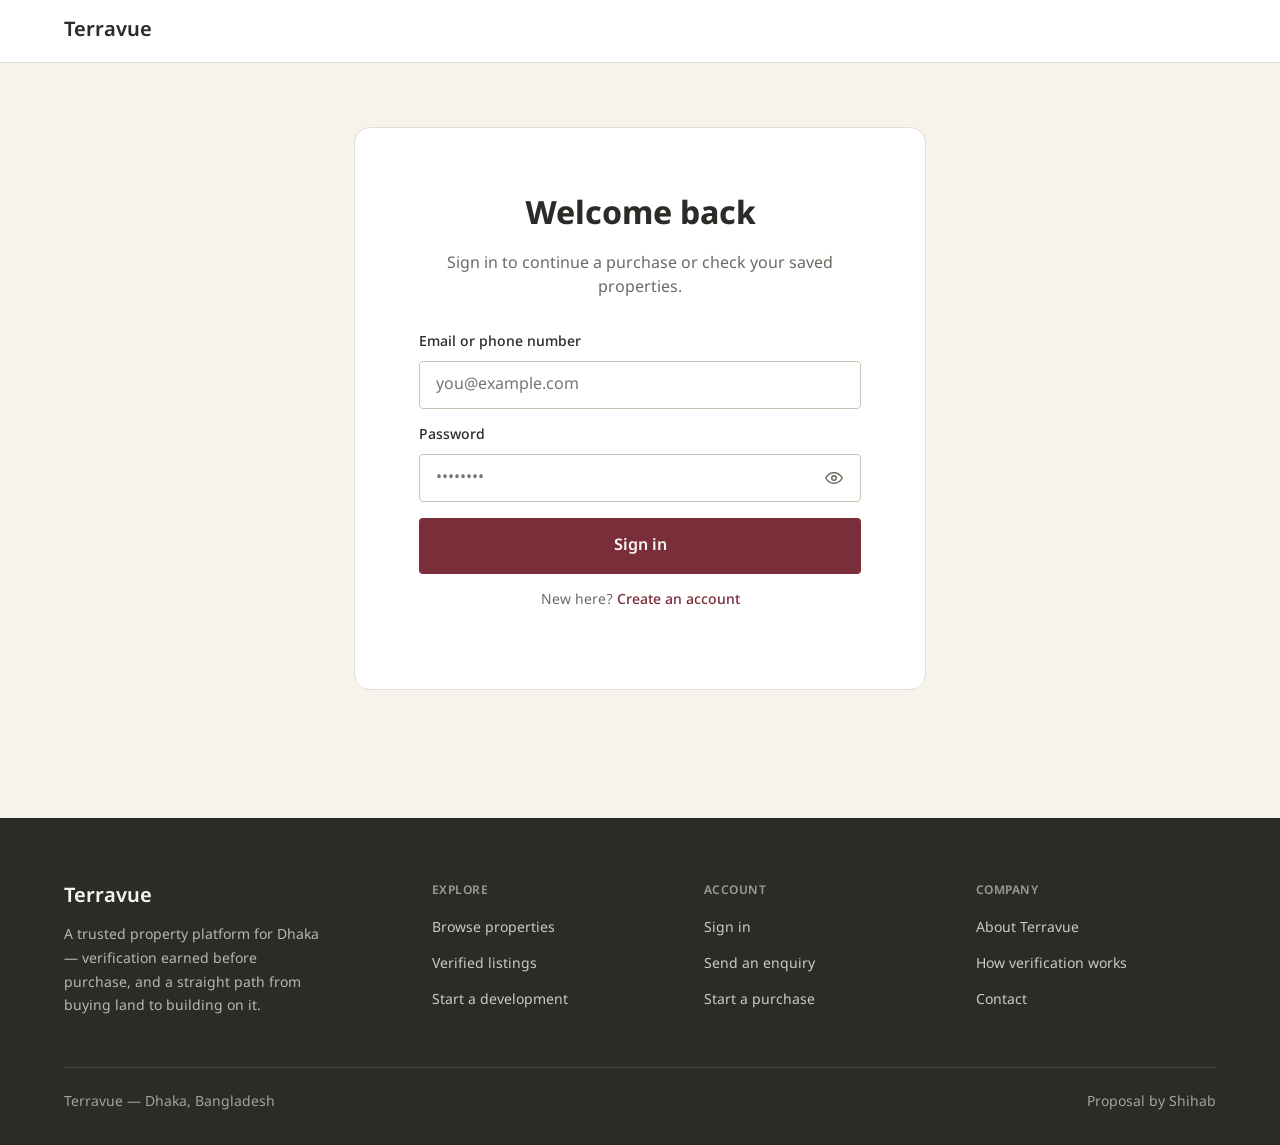
<file: login.html>
<!DOCTYPE html>
<html lang="en">
<head>
<meta charset="UTF-8">
<meta name="viewport" content="width=device-width, initial-scale=1.0">
<title>Sign in — Terravue</title>
<link rel="preconnect" href="https://fonts.googleapis.com">
<link rel="preconnect" href="https://fonts.gstatic.com" crossorigin>
<link href="https://fonts.googleapis.com/css2?family=Fraunces:opsz,wght@9..144,600&family=Inter:wght@400;500;600&display=swap" rel="stylesheet">
  <link href="https://fonts.googleapis.com/css2?family=Noto+Sans+Bengali:wght@400;600&text=%E0%A7%B3&display=swap" rel="stylesheet">
<link rel="stylesheet" href="styles.css">
<style>
  .auth-wrap { max-width: 620px; margin: var(--spacing-64) auto; padding: 0 var(--spacing-24); }
  .auth-card { background: var(--color-surface); border: 1px solid var(--color-border); border-radius: var(--radius-lg); padding: var(--spacing-64) var(--spacing-64); }
  .auth-title { font-family: var(--font-heading); font-size: var(--text-3xl); margin: 0 0 var(--spacing-12); text-align: center; }
  .auth-sub { text-align: center; color: var(--color-text-secondary); font-size: var(--text-base); margin: 0 0 var(--spacing-32); }
  .auth-foot { text-align: center; font-size: var(--text-sm); margin-top: var(--spacing-16); color: var(--color-text-secondary); }
  .pw-wrap { position: relative; }
  .pw-wrap input { padding-right: var(--spacing-48) !important; }
  .pw-toggle { position: absolute; right: var(--spacing-12); top: 50%; transform: translateY(-50%); background: none; border: none; cursor: pointer; color: var(--color-text-muted); }
  @media (max-width: 640px) {
    .auth-card { padding: var(--spacing-32) var(--spacing-24); }
  }
</style>
</head>
<body>
  <header class="site-header">
    <div class="container"><a href="index.html" class="wordmark">Terravue</a></div>
  </header>
  <main>
    <div class="auth-wrap">
      <div class="auth-card">
        <h1 class="auth-title">Welcome back</h1>
        <p class="auth-sub">Sign in to continue a purchase or check your saved properties.</p>
        <div class="field">
          <label for="email">Email or phone number</label>
          <input type="text" id="email" placeholder="you@example.com">
        </div>
        <div class="field">
          <label for="pw">Password</label>
          <div class="pw-wrap">
            <input type="password" id="pw" placeholder="••••••••">
            <button class="pw-toggle" type="button" aria-label="Show password" onclick="const i=document.getElementById('pw'); i.type = i.type==='password' ? 'text' : 'password';">
              <svg width="18" height="18" viewBox="0 0 24 24" fill="none" stroke="currentColor" stroke-width="2"><path d="M1 12s4-7 11-7 11 7 11 7-4 7-11 7-11-7-11-7z"/><circle cx="12" cy="12" r="3"/></svg>
            </button>
          </div>
        </div>
        <a class="btn btn-primary btn-block" href="explore.html">Sign in</a>
        <p class="auth-foot">New here? <a href="#" style="color:var(--color-accent); font-weight:var(--font-medium);">Create an account</a></p>
      </div>
    </div>
  </main>
    <footer class="site-footer">
    <div class="container">
      <div class="footer-grid">
        <div class="footer-brand">
          <a href="index.html" class="wordmark">Terravue</a>
          <p class="footer-tagline">A trusted property platform for Dhaka — verification earned before purchase, and a straight path from buying land to building on it.</p>
        </div>
        <div class="footer-col">
          <h4>Explore</h4>
          <ul>
            <li><a href="explore.html">Browse properties</a></li>
            <li><a href="explore.html">Verified listings</a></li>
            <li><a href="#development">Start a development</a></li>
          </ul>
        </div>
        <div class="footer-col">
          <h4>Account</h4>
          <ul>
            <li><a href="login.html">Sign in</a></li>
            <li><a href="enquiry.html">Send an enquiry</a></li>
            <li><a href="purchase-review.html">Start a purchase</a></li>
          </ul>
        </div>
        <div class="footer-col">
          <h4>Company</h4>
          <ul>
            <li><a href="#">About Terravue</a></li>
            <li><a href="trust.html">How verification works</a></li>
            <li><a href="#">Contact</a></li>
          </ul>
        </div>
      </div>
      <div class="footer-bottom">
        <p>Terravue — Dhaka, Bangladesh</p>
        <p>Proposal by Shihab</p>
      </div>
    </div>
  </footer>
</body>
</html>
</file>
<file: styles.css>
/* ===== Terravue — shared stylesheet ===== */
/* Source: tokens-1-color.md, tokens-2-typography.md, tokens-3-spacing-shape.md, components.md */

:root {
  --color-primary: #2B2B28;
  --color-primary-hover: #1A1A18;
  --color-secondary: #6B6A63;
  --color-accent: #7A2E3A;
  --color-accent-hover: #5E212A;

  --color-verified: #1E7A5C;
  --color-verified-bg: #E7F3EE;
  --color-pending: #7D5F15;
  --color-pending-bg: #FBF4E3;

  --color-error: #B3402D;
  --color-error-bg: #FBEAE7;
  --color-warning: #8A6D1D;
  --color-warning-bg: #FBF4E3;
  --color-success: #1E7A5C;
  --color-success-bg: #E7F3EE;
  --color-info: #4C6478;
  --color-info-bg: #E8EDF0;

  --color-background: #F7F3EC;
  --color-surface: #FFFFFF;
  --color-border: #E2DFD5;
  --color-border-strong: #C9C4B4;
  --color-text-primary: #2B2B28;
  --color-text-secondary: #6B6A63;
  --color-text-muted: #6E6B60;
  --color-text-on-dark: #F7F3EC;

  /* Noto Sans Bengali is loaded as the ৳ glyph only, so every other character falls through */
  --font-heading: 'Noto Sans Bengali', 'Fraunces', Georgia, serif;
  --font-body: 'Noto Sans Bengali', 'Inter', system-ui, sans-serif;
  --text-display: clamp(2rem, 1.1rem + 3.8vw, 4.5rem);
  --text-xs: 0.75rem;
  --text-sm: 0.875rem;
  --text-base: 1rem;
  --text-lg: 1.125rem;
  --text-xl: 1.25rem;
  --text-2xl: 1.5rem;
  --text-3xl: 2rem;
  --font-regular: 400;
  --font-medium: 500;
  --font-semibold: 600;
  --leading-tight: 1.2;
  --leading-normal: 1.5;
  --leading-relaxed: 1.7;

  --spacing-4: 4px;
  --spacing-8: 8px;
  --spacing-12: 12px;
  --spacing-16: 16px;
  --spacing-24: 24px;
  --spacing-32: 32px;
  --spacing-48: 48px;
  --spacing-64: 64px;

  --radius-sm: 4px;
  --radius-md: 8px;
  --radius-lg: 16px;
  --radius-full: 9999px;

  --shadow-subtle: 0 1px 2px rgba(43, 43, 40, 0.06);
  --shadow-medium: 0 4px 12px rgba(43, 43, 40, 0.10);

  --focus-ring: 0 0 0 3px rgba(122, 46, 58, 0.35);
}

@media (prefers-color-scheme: dark) {
  :root {
    --color-background: #1C1B18;
    --color-surface: #242320;
    --color-border: #33322D;
    --color-border-strong: #47453D;
    --color-text-primary: #F2F0EA;
    --color-text-secondary: #B0AEA4;
    --color-text-muted: #8D8A7E;

    --color-verified: #6FCF9E;
    --color-verified-bg: #1B3229;
    --color-pending: #E0B85C;
    --color-pending-bg: #332A16;
    --color-error: #E08D7C;
    --color-error-bg: #33221D;
    --color-warning: #E0B85C;
    --color-warning-bg: #332A16;
    --color-success: #6FCF9E;
    --color-success-bg: #1B3229;
    --color-info: #9DB2C4;
    --color-info-bg: #202A32;
  }
}

* { box-sizing: border-box; }
html { scroll-behavior: smooth; height: 100%; }
body {
  margin: 0;
  min-height: 100vh;
  display: flex;
  flex-direction: column;
  font-family: var(--font-body);
  background: var(--color-background);
  color: var(--color-text-primary);
  line-height: var(--leading-normal);
}
body > main { flex: 1 0 auto; display: flex; flex-direction: column; justify-content: center; width: 100%; padding-bottom: var(--spacing-64); }
body > .site-footer { flex-shrink: 0; }
img, svg { display: block; max-width: 100%; }
a { color: inherit; text-decoration: none; }

a:focus-visible, button:focus-visible, input:focus-visible, select:focus-visible, textarea:focus-visible, .nav-link:focus-visible {
  outline: none;
  box-shadow: var(--focus-ring);
  border-radius: var(--radius-sm);
}

.sr-only {
  position: absolute; width: 1px; height: 1px; padding: 0; margin: -1px;
  overflow: hidden; clip: rect(0,0,0,0); white-space: nowrap; border: 0;
}

.container { max-width: 1200px; margin: 0 auto; padding: 0 var(--spacing-24); }
.container-narrow { max-width: 720px; margin: 0 auto; padding: 0 var(--spacing-24); }

/* ===== Header / nav ===== */
.site-header { background: var(--color-surface); border-bottom: 1px solid var(--color-border); position: sticky; top: 0; z-index: 20; }
.site-header .container { position: relative; display: flex; align-items: center; justify-content: space-between; padding-top: var(--spacing-16); padding-bottom: var(--spacing-16); }
.wordmark { font-family: var(--font-heading); font-weight: var(--font-semibold); font-size: var(--text-xl); color: var(--color-text-primary); }
.nav-links { display: flex; align-items: center; gap: var(--spacing-32); }
.nav-menu { display: flex; align-items: center; gap: var(--spacing-32); }
.nav-link { font-size: var(--text-sm); font-weight: var(--font-medium); color: var(--color-text-secondary); padding: var(--spacing-4); }
.nav-link:hover, .nav-link.active { color: var(--color-text-primary); }
.btn-signin { background: var(--color-primary); color: var(--color-text-on-dark); font-size: var(--text-sm); font-weight: var(--font-semibold); padding: var(--spacing-8) var(--spacing-16); border-radius: var(--radius-sm); min-height: 44px; display: inline-flex; align-items: center; }
.btn-signin:hover { background: var(--color-primary-hover); }
.nav-toggle-input { display: none; }
.nav-toggle-label { display: none; cursor: pointer; min-width: 44px; min-height: 44px; align-items: center; justify-content: center; }
.nav-toggle-label svg { width: 22px; height: 22px; }

/* ===== Buttons ===== */
.btn {
  display: inline-flex; align-items: center; justify-content: center; gap: var(--spacing-8);
  font-family: var(--font-body); font-weight: var(--font-semibold); font-size: var(--text-base);
  padding: var(--spacing-16) var(--spacing-24); border-radius: var(--radius-sm);
  min-height: 44px; border: none; cursor: pointer; transition: background-color 150ms ease;
}
.btn-primary { background: var(--color-accent); color: var(--color-text-on-dark); }
.btn-primary:hover { background: var(--color-accent-hover); }
.btn-primary:active { background: var(--color-accent-hover); transform: translateY(1px); }
.btn-secondary { background: transparent; color: var(--color-text-primary); border: 1px solid var(--color-border-strong); }
.btn-secondary:hover { background: var(--color-surface); }
.btn-dark { background: var(--color-primary); color: var(--color-text-on-dark); }
.btn-dark:hover { background: var(--color-primary-hover); }
.btn:disabled { background: var(--color-border-strong); color: var(--color-text-muted); cursor: not-allowed; }
.btn-sm { padding: var(--spacing-8) var(--spacing-16); min-height: 36px; font-size: var(--text-sm); }
.btn-block { width: 100%; }

/* ===== Badges ===== */
.badge { display: inline-flex; align-items: center; gap: var(--spacing-4); font-size: var(--text-xs); font-weight: var(--font-semibold); padding: var(--spacing-4) var(--spacing-12); border-radius: var(--radius-full); }
.badge-verified { background: var(--color-verified-bg); color: var(--color-verified); }
.badge-pending { background: var(--color-pending-bg); color: var(--color-pending); }
.badge svg { width: 12px; height: 12px; }

/* ===== Status banners ===== */
.banner { display: flex; gap: var(--spacing-12); align-items: flex-start; padding: var(--spacing-16); border-radius: var(--radius-md); border: 1px solid; }
.banner svg { width: 20px; height: 20px; flex-shrink: 0; margin-top: 2px; }
.banner-title { font-weight: var(--font-semibold); font-size: var(--text-sm); margin: 0 0 var(--spacing-4); }
.banner-body { font-size: var(--text-sm); margin: 0; }
.banner-info { background: var(--color-info-bg); border-color: transparent; color: var(--color-info); }
.banner-warning { background: var(--color-warning-bg); border-color: transparent; color: var(--color-warning); }
.banner-error { background: var(--color-error-bg); border-color: transparent; color: var(--color-error); }
.banner-success { background: var(--color-success-bg); border-color: transparent; color: var(--color-success); }

/* ===== Forms ===== */
.field { display: flex; flex-direction: column; gap: var(--spacing-8); margin-bottom: var(--spacing-16); }
.field label { font-size: var(--text-sm); font-weight: var(--font-medium); color: var(--color-text-primary); }
.field-hint { font-size: var(--text-xs); color: var(--color-text-muted); }
.field input, .field select, .field textarea {
  width: 100%;
  font-family: var(--font-body); font-size: var(--text-base); color: var(--color-text-primary);
  background: var(--color-surface); border: 1px solid var(--color-border-strong); border-radius: var(--radius-sm);
  padding: var(--spacing-12) var(--spacing-16); min-height: 44px;
}
.field input:focus, .field select:focus, .field textarea:focus { border-color: var(--color-accent); }
.field.has-error input, .field.has-error select, .field.has-error textarea { border-color: var(--color-error); }
.field-error { font-size: var(--text-xs); color: var(--color-error); }
.radio-card { display: flex; align-items: center; gap: var(--spacing-12); border: 1px solid var(--color-border-strong); border-radius: var(--radius-md); padding: var(--spacing-16); cursor: pointer; }
.radio-card:has(input:checked) { border-color: var(--color-accent); background: var(--color-surface); box-shadow: var(--shadow-subtle); }
.radio-card input { width: 18px; height: 18px; accent-color: var(--color-accent); }

/* ===== Cards ===== */
.property-card { background: var(--color-surface); border: 1px solid var(--color-border); border-radius: var(--radius-md); overflow: hidden; display: flex; flex-direction: column; transition: box-shadow 150ms ease; }
.property-card:hover { box-shadow: var(--shadow-medium); }
.property-card-image { position: relative; aspect-ratio: 4/3; overflow: hidden; }
.property-card-image img { width: 100%; height: 100%; object-fit: cover; }
.property-card .badge { position: absolute; left: var(--spacing-12); bottom: var(--spacing-12); }
.save-toggle { position: absolute; right: var(--spacing-8); top: var(--spacing-8); width: 44px; height: 44px; border-radius: var(--radius-full); background: rgba(255,255,255,0.92); display: flex; align-items: center; justify-content: center; border: none; cursor: pointer; }
.save-toggle svg { width: 18px; height: 18px; color: var(--color-primary); transition: color 150ms ease, transform 150ms ease; }
.save-toggle.saved svg { fill: var(--color-accent); stroke: var(--color-accent); transform: scale(1.08); }

/* ===== Summary row — property recap used throughout the purchase + enquiry flow ===== */
.summary-row { display: flex; gap: var(--spacing-16); align-items: center; padding: var(--spacing-16); border: 1px solid var(--color-border); border-radius: var(--radius-md); background: var(--color-surface); margin: var(--spacing-16) 0; text-align: left; }
.summary-row img { width: 88px; height: 66px; object-fit: cover; border-radius: var(--radius-sm); flex-shrink: 0; }
.summary-title { margin: 0 0 var(--spacing-4); font-weight: var(--font-semibold); font-size: var(--text-base); overflow: hidden; text-overflow: ellipsis; display: -webkit-box; -webkit-line-clamp: 2; -webkit-box-orient: vertical; }
.summary-meta { margin: 0; font-size: var(--text-sm); color: var(--color-text-secondary); }
.property-card-body { padding: var(--spacing-16); display: flex; flex-direction: column; gap: var(--spacing-8); flex: 1; }
.property-card-price { font-family: var(--font-body); font-weight: var(--font-semibold); font-size: var(--text-lg); margin: 0; }
.property-card-title { font-size: var(--text-base); font-weight: var(--font-medium); margin: 0; color: var(--color-text-primary); }
.property-card-meta { font-size: var(--text-sm); color: var(--color-text-secondary); margin: 0; display: flex; gap: var(--spacing-8); flex-wrap: wrap; }
.property-card-meta span:not(:last-child)::after { content: '·'; margin-left: var(--spacing-8); color: var(--color-text-muted); }

/* ===== Steppers ===== */
.stepper { display: flex; gap: var(--spacing-8); margin-bottom: var(--spacing-32); }
.stepper-item { flex: 1; display: flex; flex-direction: column; gap: var(--spacing-8); }
.stepper-bar { height: 4px; border-radius: var(--radius-full); background: var(--color-border-strong); }
.stepper-item.done .stepper-bar { background: var(--color-verified); }
.stepper-item.current .stepper-bar { background: var(--color-accent); }
.stepper-item.error .stepper-bar { background: var(--color-error); }
.stepper-item.error .stepper-label { color: var(--color-error); }
.stepper-label { font-size: var(--text-xs); font-weight: var(--font-medium); color: var(--color-text-muted); }
.stepper-item.done .stepper-label, .stepper-item.current .stepper-label { color: var(--color-text-primary); }

/* ===== Tabs ===== */
.tabs { display: flex; gap: var(--spacing-8); margin-bottom: var(--spacing-24); flex-wrap: wrap; }
.tab {
  flex: 1; min-width: 100px; min-height: 44px;
  padding: var(--spacing-12) var(--spacing-16); font-size: var(--text-sm); font-weight: var(--font-semibold);
  color: var(--color-text-secondary); background: var(--color-surface);
  border: 1px solid var(--color-border-strong); border-radius: var(--radius-sm); cursor: pointer;
}
.tab.active { color: var(--color-text-on-dark); background: var(--color-primary); border-color: var(--color-primary); }

/* ===== Page header ===== */
.page-header { padding-top: var(--spacing-32); padding-bottom: var(--spacing-24); }
.page-title { font-family: var(--font-heading); font-weight: var(--font-semibold); font-size: var(--text-3xl); margin: 0 0 var(--spacing-8); }
.page-sub { font-size: var(--text-base); color: var(--color-text-secondary); margin: 0; }
.breadcrumb { font-size: var(--text-sm); color: var(--color-text-muted); margin-bottom: var(--spacing-16); }
.breadcrumb a:hover { color: var(--color-text-primary); }

/* ===== Section ===== */
.section { padding-top: var(--spacing-48); padding-bottom: var(--spacing-48); }
.section-title { font-family: var(--font-heading); font-weight: var(--font-semibold); font-size: var(--text-2xl); margin: 0 0 var(--spacing-16); }

/* ===== Footer ===== */
.site-footer { background: var(--color-primary); color: var(--color-text-on-dark); }
.site-footer .container { padding-top: var(--spacing-64); padding-bottom: var(--spacing-32); }
.footer-grid { display: grid; grid-template-columns: 1.4fr 1fr 1fr 1fr; gap: var(--spacing-32); padding-bottom: var(--spacing-48); }
.footer-brand .wordmark { color: var(--color-text-on-dark); font-size: var(--text-xl); }
.footer-tagline { font-size: var(--text-sm); color: var(--color-text-on-dark); opacity: 0.7; margin: var(--spacing-12) 0 0; max-width: 32ch; line-height: var(--leading-relaxed); }
.footer-col h4 { font-size: var(--text-xs); text-transform: uppercase; letter-spacing: 0.04em; color: var(--color-text-on-dark); opacity: 0.55; margin: 0 0 var(--spacing-16); font-weight: var(--font-semibold); }
.footer-col ul { list-style: none; margin: 0; padding: 0; display: flex; flex-direction: column; gap: var(--spacing-12); }
.footer-col a { font-size: var(--text-sm); color: var(--color-text-on-dark); opacity: 0.8; }
.footer-col a:hover { opacity: 1; text-decoration: underline; }
.footer-bottom { display: flex; justify-content: space-between; align-items: center; flex-wrap: wrap; gap: var(--spacing-12); padding-top: var(--spacing-24); border-top: 1px solid rgba(247,243,236,0.14); }
.footer-bottom p { font-size: var(--text-sm); color: var(--color-text-on-dark); opacity: 0.6; margin: 0; }
@media (max-width: 860px) {
  .footer-grid { grid-template-columns: 1fr 1fr; }
}
@media (max-width: 480px) {
  .footer-grid { grid-template-columns: 1fr; gap: var(--spacing-24); }
}

/* ===== Utility ===== */
.grid-2 { display: grid; grid-template-columns: 1fr 1fr; gap: var(--spacing-32); }
.mt-0 { margin-top: 0; }
.text-muted { color: var(--color-text-muted); }
.text-secondary { color: var(--color-text-secondary); }
.divider { border: none; border-top: 1px solid var(--color-border); margin: var(--spacing-24) 0; }

@media (max-width: 860px) {
  .grid-2 { grid-template-columns: 1fr; }
}

@media (max-width: 640px) {
  .nav-menu { display: none; }
  .nav-toggle-label { display: flex; }
  #nav-toggle:checked ~ .nav-menu {
    display: flex; flex-direction: column; align-items: flex-start; gap: var(--spacing-8);
    position: absolute; top: 100%; left: 0; right: 0;
    background: var(--color-surface); border-bottom: 1px solid var(--color-border);
    padding: var(--spacing-16) var(--spacing-24);
  }
  #nav-toggle:checked ~ .nav-menu .nav-link { padding: var(--spacing-8) 0; }
  .btn-block-mobile { width: 100%; }
}
</file>
